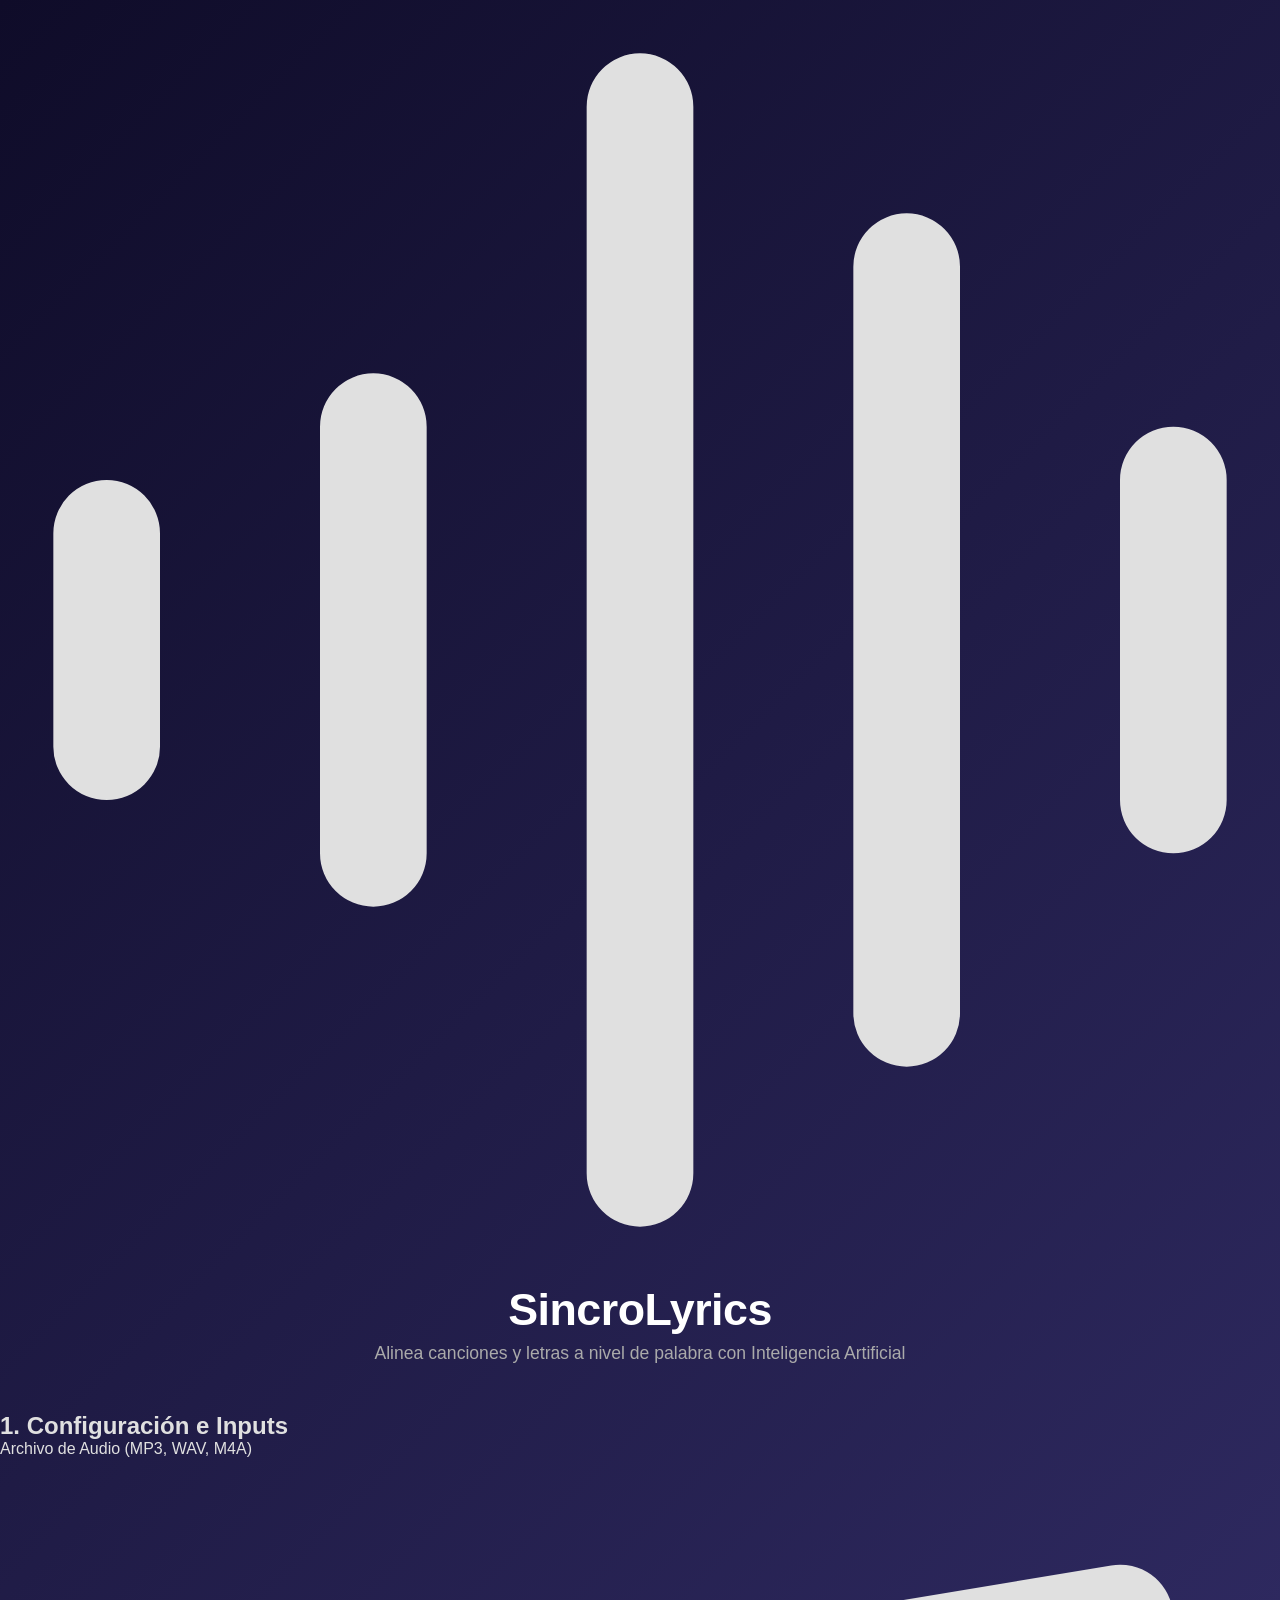
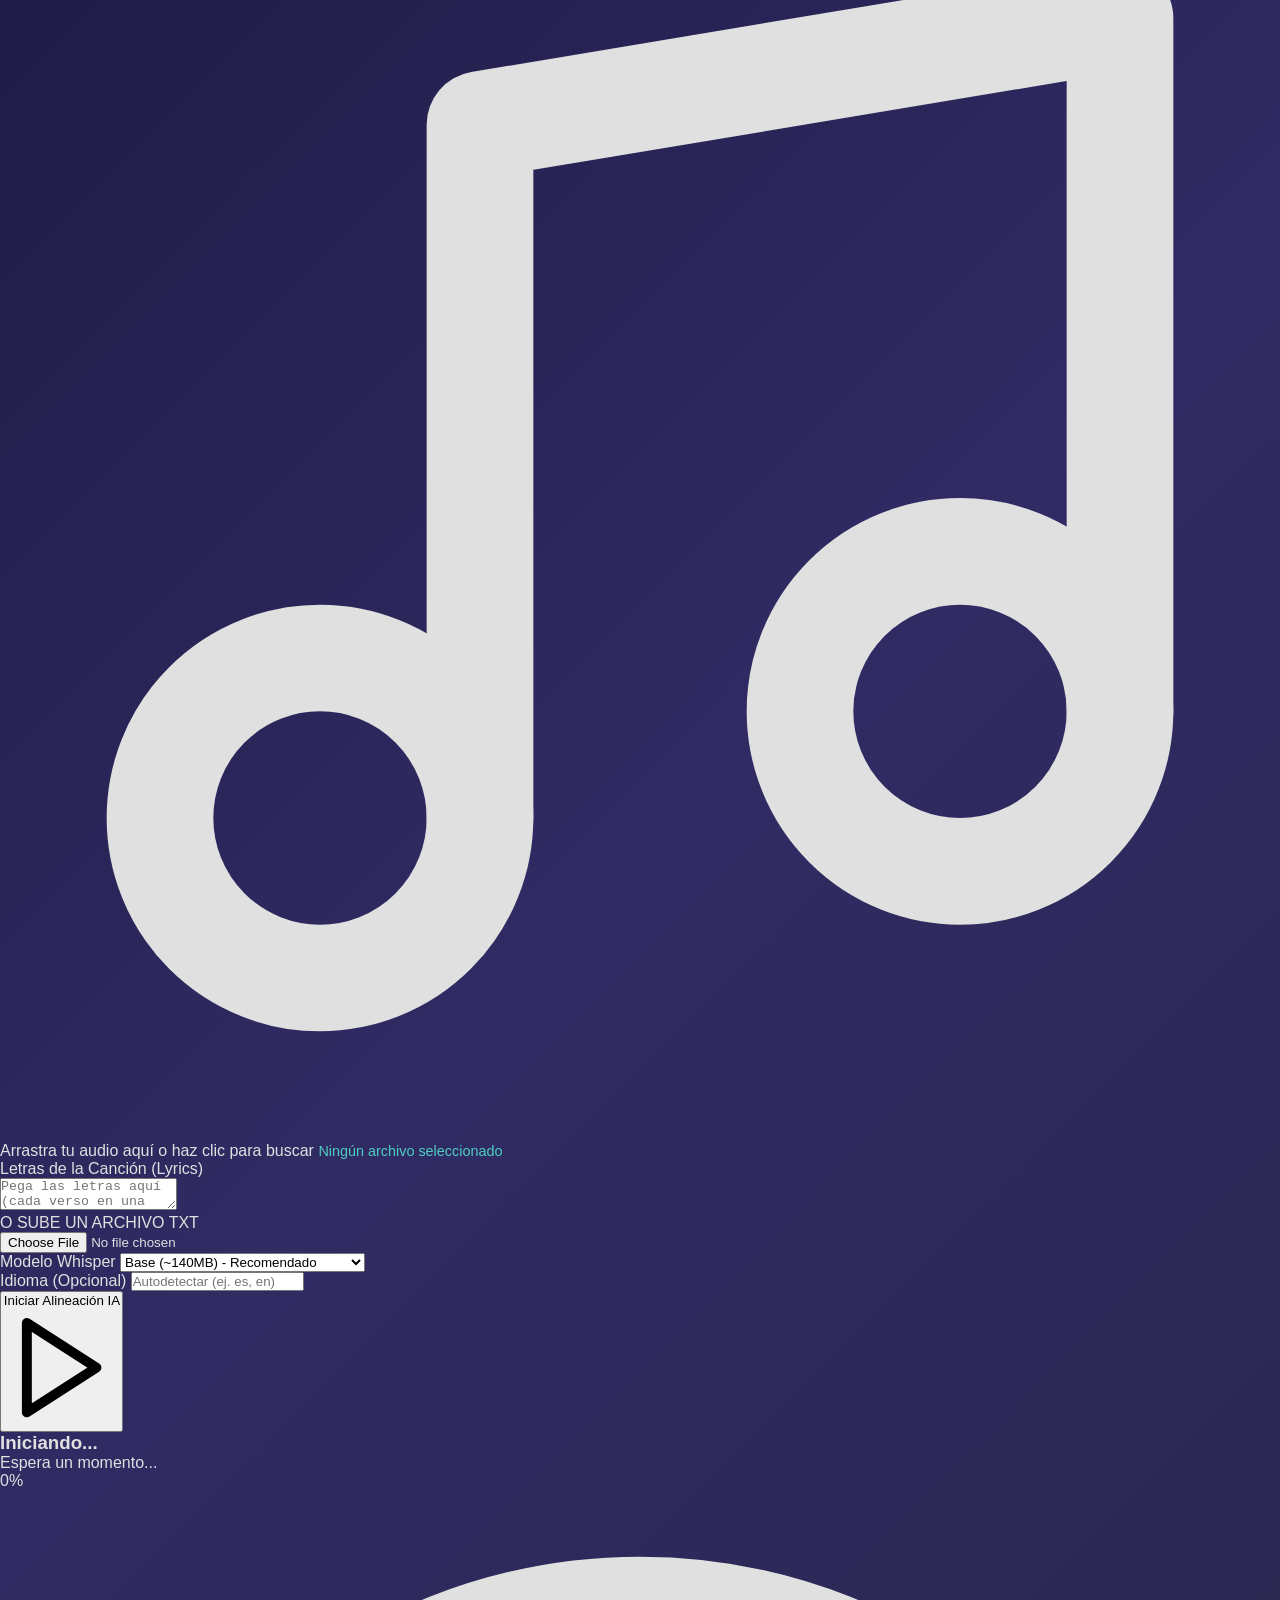
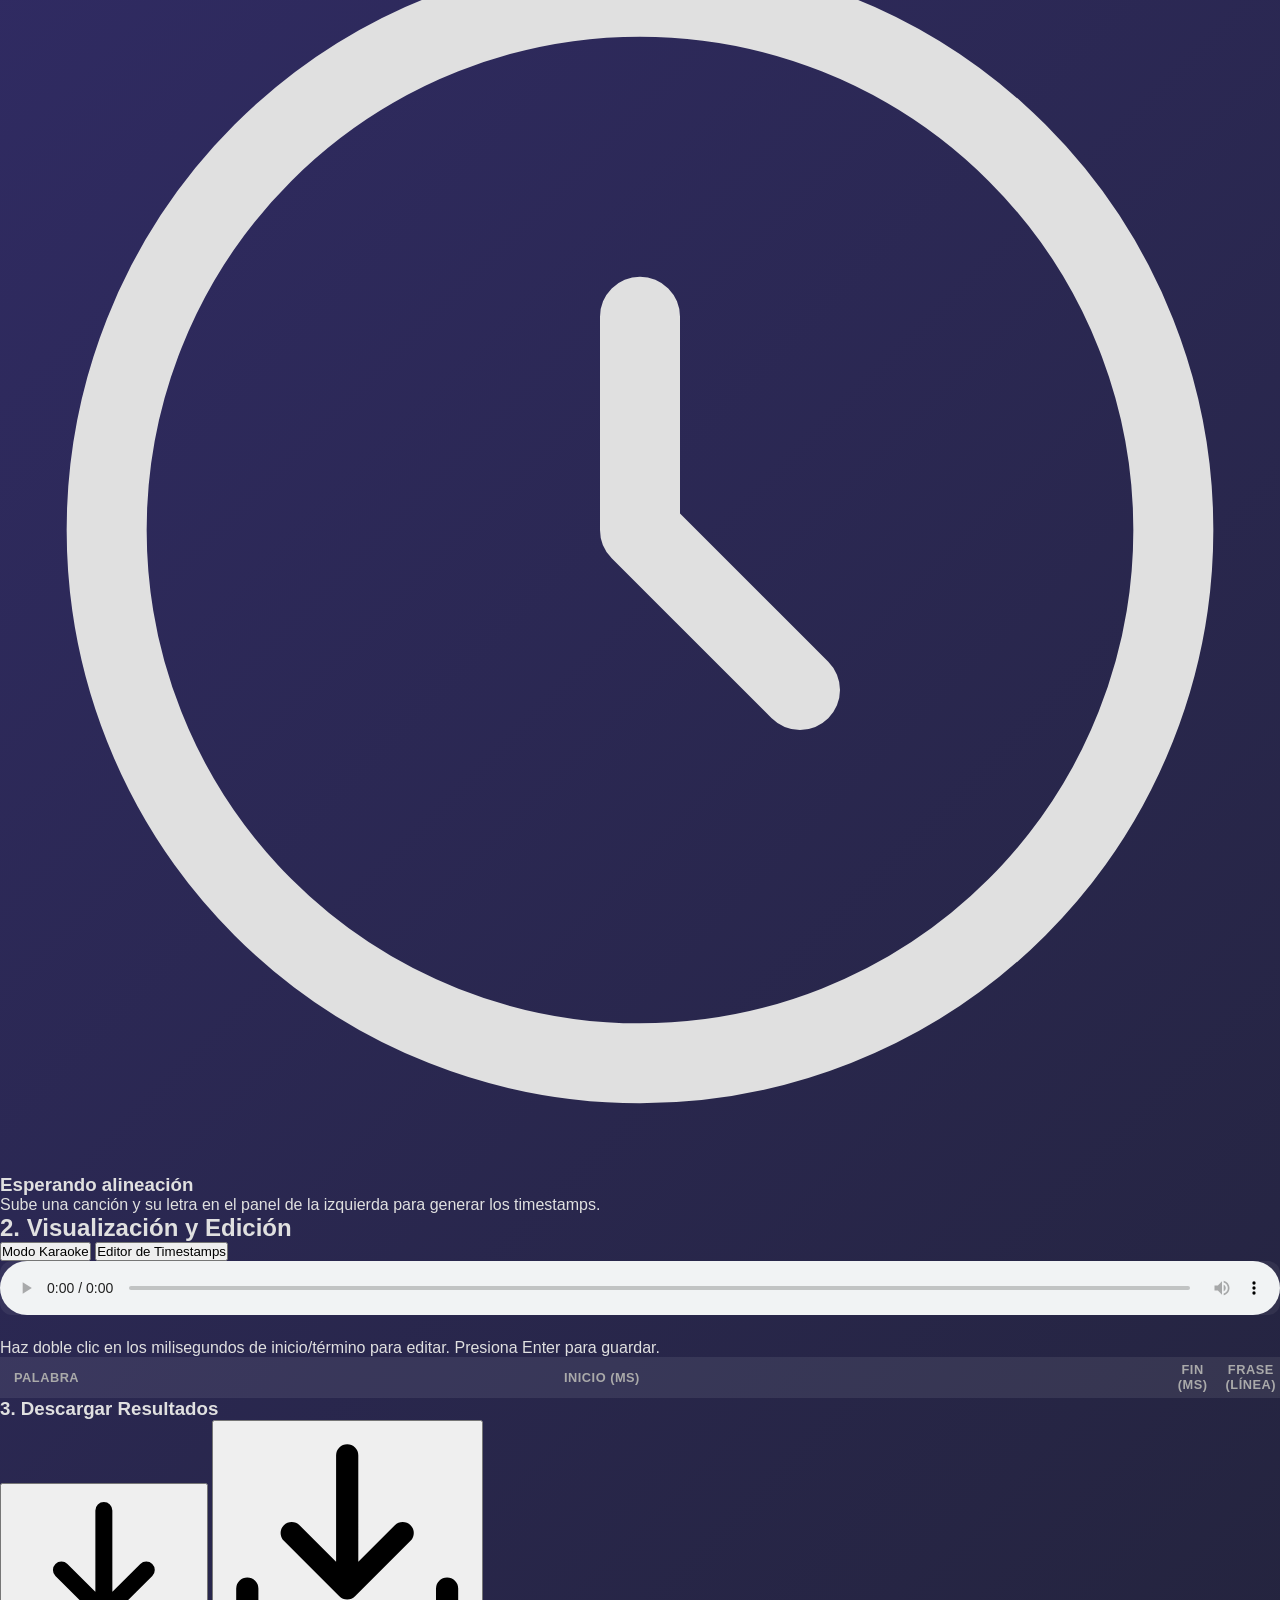
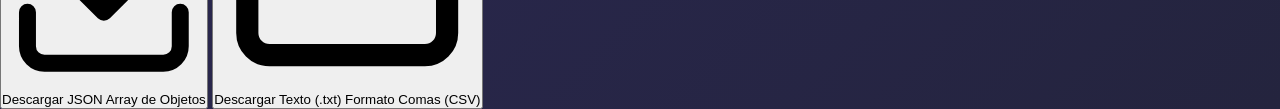
<file: static/index.html>
<!DOCTYPE html>
<html lang="es">
<head>
    <meta charset="UTF-8">
    <meta name="viewport" content="width=device-width, initial-scale=1.0">
    <title>SincroLyrics - Alineador de Audio y Letras</title>
    <!-- Google Fonts -->
    <link rel="preconnect" href="https://fonts.googleapis.com">
    <link rel="preconnect" href="https://fonts.gstatic.com" crossorigin>
    <link href="https://fonts.googleapis.com/css2?family=Inter:wght@300;400;500;600;700&family=Outfit:wght@400;500;600;700;800&display=swap" rel="stylesheet">
    <!-- CSS stylesheet link -->
    <link rel="stylesheet" href="/static/style.css">
    <!-- JS controller script -->
    <script src="/static/script.js" defer></script>
</head>
<body>
    <div class="background-decor">
        <div class="glow-orb orb-1"></div>
        <div class="glow-orb orb-2"></div>
    </div>

    <div class="app-container">
        <header class="app-header">
            <div class="logo-area">
                <svg class="logo-icon" viewBox="0 0 24 24" fill="none" stroke="currentColor" stroke-width="2" stroke-linecap="round" stroke-linejoin="round">
                    <path d="M12 2v20M17 5v14M22 9v6M7 8v8M2 10v4"/>
                </svg>
                <h1>SincroLyrics</h1>
            </div>
            <p class="subtitle">Alinea canciones y letras a nivel de palabra con Inteligencia Artificial</p>
        </header>

        <main class="main-content">
            <!-- Left Panel: Configuration & Uploads -->
            <section class="panel glass configuration-panel">
                <h2 class="panel-title">1. Configuración e Inputs</h2>
                
                <form id="align-form" class="align-form">
                    <!-- Audio Upload Box -->
                    <div class="form-group">
                        <label class="form-label">Archivo de Audio (MP3, WAV, M4A)</label>
                        <div class="upload-box" id="audio-dropzone" style="position: relative;">
                            <svg class="upload-icon" viewBox="0 0 24 24" fill="none" stroke="currentColor" stroke-width="2" stroke-linecap="round" stroke-linejoin="round">
                                <path d="M9 18V5l12-2v13"/>
                                <circle cx="6" cy="18" r="3"/>
                                <circle cx="18" cy="16" r="3"/>
                            </svg>
                            <span class="upload-text">Arrastra tu audio aquí o haz clic para buscar</span>
                            <span class="file-name" id="audio-file-name">Ningún archivo seleccionado</span>
                            <input type="file" id="audio-input" name="audio" accept=".mp3,.wav,.m4a,.flac" style="position: absolute; width: 100%; height: 100%; top: 0; left: 0; opacity: 0; cursor: pointer; z-index: 100;">
                        </div>
                    </div>

                    <!-- Lyrics Text Area -->
                    <div class="form-group">
                        <label class="form-label">Letras de la Canción (Lyrics)</label>
                        <div class="lyrics-input-wrapper">
                            <textarea id="lyrics-textarea" name="lyrics_text" placeholder="Pega las letras aquí (cada verso en una línea)..."></textarea>
                            <div class="or-separator"><span>O SUBE UN ARCHIVO TXT</span></div>
                            <input type="file" id="lyrics-file-input" accept=".txt,.lyrics">
                        </div>
                    </div>

                    <!-- Extra Configuration row -->
                    <div class="form-row">
                        <div class="form-group flex-1">
                            <label class="form-label">Modelo Whisper</label>
                            <select id="model-select" name="model" class="custom-select">
                                <option value="tiny">Tiny (~70MB) - Súper Rápido</option>
                                <option value="base" selected>Base (~140MB) - Recomendado</option>
                                <option value="small">Small (~460MB) - Mayor precisión</option>
                                <option value="medium">Medium (~1.5GB) - Precisión Máxima</option>
                            </select>
                        </div>
                        <div class="form-group flex-1">
                            <label class="form-label">Idioma (Opcional)</label>
                            <input type="text" id="language-input" name="language" class="custom-input" placeholder="Autodetectar (ej. es, en)">
                        </div>
                    </div>

                    <!-- Action Button -->
                    <button type="submit" id="submit-btn" class="action-btn">
                        <span>Iniciar Alineación IA</span>
                        <svg class="btn-icon" viewBox="0 0 24 24" fill="none" stroke="currentColor" stroke-width="2" stroke-linecap="round" stroke-linejoin="round">
                            <polygon points="5 3 19 12 5 21 5 3"/>
                        </svg>
                    </button>
                </form>

                <!-- Processing / Loading Overlay -->
                <div class="loader-overlay" id="loader-overlay">
                    <div class="loader-content">
                        <div class="spinner"></div>
                        <h3 class="loader-status" id="loader-status">Iniciando...</h3>
                        <p class="loader-msg" id="loader-msg">Espera un momento...</p>
                        <div class="progress-bar-container">
                            <div class="progress-bar" id="progress-bar" style="width: 0%"></div>
                        </div>
                        <span class="progress-percent" id="progress-percent">0%</span>
                    </div>
                </div>
            </section>

            <!-- Right Panel: Results, Karaoke & Editor -->
            <section class="panel glass results-panel" id="results-panel">
                <div class="empty-state" id="empty-state">
                    <svg class="empty-icon" viewBox="0 0 24 24" fill="none" stroke="currentColor" stroke-width="1.5" stroke-linecap="round" stroke-linejoin="round">
                        <path d="M12 8v4l3 3"/>
                        <circle cx="12" cy="12" r="10"/>
                    </svg>
                    <h3>Esperando alineación</h3>
                    <p>Sube una canción y su letra en el panel de la izquierda para generar los timestamps.</p>
                </div>

                <div class="results-content hidden" id="results-content">
                    <div class="results-header">
                        <h2 class="panel-title">2. Visualización y Edición</h2>
                        <div class="tab-controls">
                            <button class="tab-btn active" data-tab="karaoke">Modo Karaoke</button>
                            <button class="tab-btn" data-tab="table">Editor de Timestamps</button>
                        </div>
                    </div>

                    <!-- Tab 1: Karaoke Preview -->
                    <div class="tab-pane active" id="tab-karaoke">
                        <div class="player-wrapper">
                            <audio id="audio-player" controls class="custom-audio"></audio>
                        </div>
                        <div class="karaoke-container" id="karaoke-container">
                            <!-- Aligned lyrics will render here -->
                            <div class="karaoke-scroll" id="karaoke-scroll"></div>
                        </div>
                    </div>

                    <!-- Tab 2: Timestamp Editor Table -->
                    <div class="tab-pane" id="tab-table">
                        <p class="editor-instructions">Haz doble clic en los milisegundos de inicio/término para editar. Presiona Enter para guardar.</p>
                        <div class="table-container">
                            <table class="editor-table" id="editor-table">
                                <thead>
                                    <tr>
                                        <th>Palabra</th>
                                        <th>Inicio (ms)</th>
                                        <th>Fin (ms)</th>
                                        <th>Frase (Línea)</th>
                                    </tr>
                                </thead>
                                <tbody id="editor-table-body">
                                    <!-- Table rows will render here -->
                                </tbody>
                            </table>
                        </div>
                    </div>

                    <!-- Download Options -->
                    <div class="download-section">
                        <h3 class="section-subtitle">3. Descargar Resultados</h3>
                        <div class="download-grid">
                            <button id="download-json-btn" class="download-btn">
                                <svg class="download-icon" viewBox="0 0 24 24" fill="none" stroke="currentColor" stroke-width="2" stroke-linecap="round" stroke-linejoin="round">
                                    <path d="M21 15v4a2 2 0 0 1-2 2H5a2 2 0 0 1-2-2v-4M7 10l5 5 5-5M12 15V3"/>
                                </svg>
                                <div class="download-btn-text">
                                    <span class="btn-title">Descargar JSON</span>
                                    <span class="btn-sub">Array de Objetos</span>
                                </div>
                            </button>

                            <button id="download-txt-btn" class="download-btn text-btn">
                                <svg class="download-icon" viewBox="0 0 24 24" fill="none" stroke="currentColor" stroke-width="2" stroke-linecap="round" stroke-linejoin="round">
                                    <path d="M21 15v4a2 2 0 0 1-2 2H5a2 2 0 0 1-2-2v-4M7 10l5 5 5-5M12 15V3"/>
                                </svg>
                                <div class="download-btn-text">
                                    <span class="btn-title">Descargar Texto (.txt)</span>
                                    <span class="btn-sub">Formato Comas (CSV)</span>
                                </div>
                            </button>
                        </div>
                    </div>
                </div>
            </section>
        </main>
    </div>
</body>
</html>
</file>
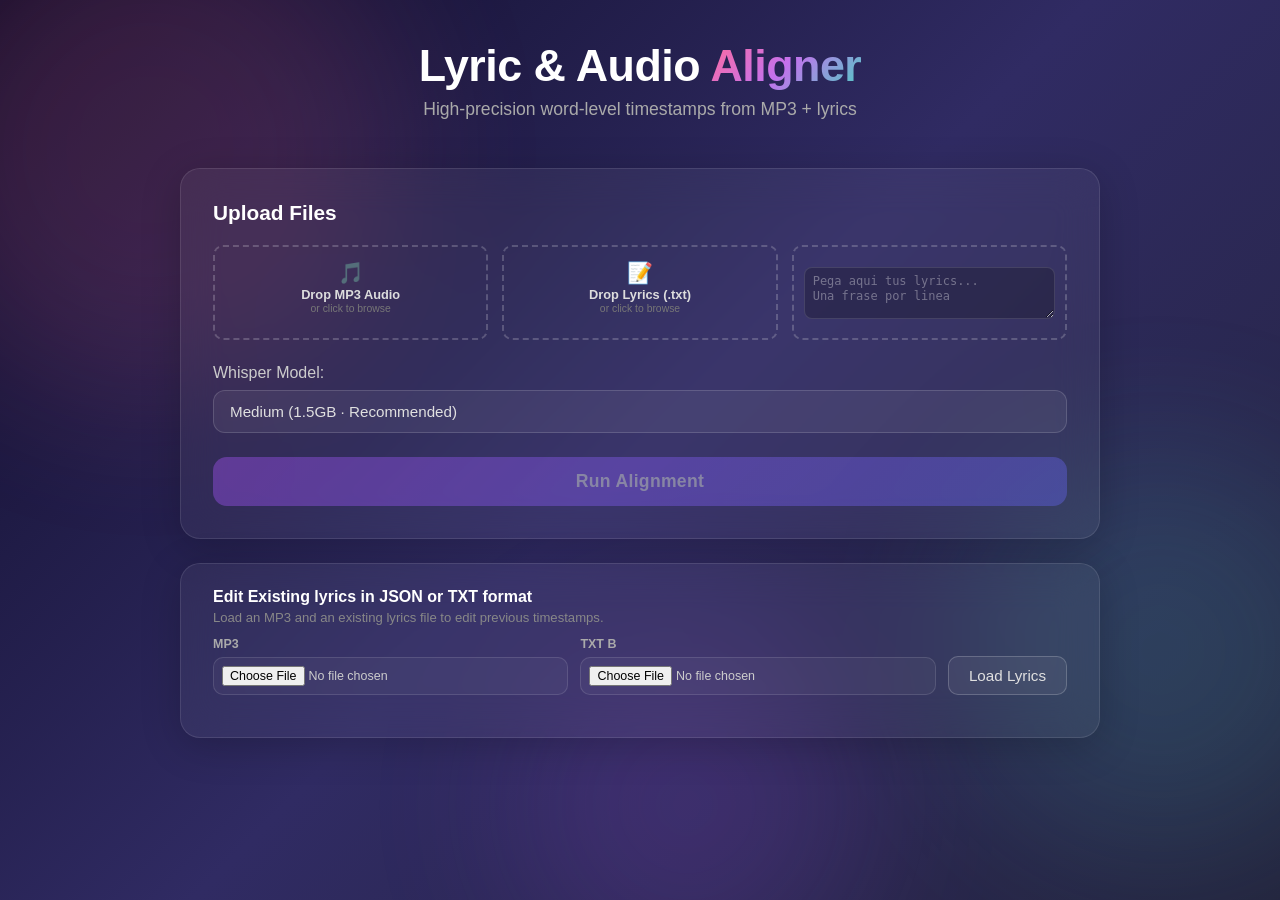
<file: templates/index.html>
<!DOCTYPE html>
<html lang="en">
<head>
  <meta charset="UTF-8">
  <meta name="viewport" content="width=device-width, initial-scale=1.0">
  <title>Lyric &amp; Audio Forced-Alignment Tool</title>
  <link rel="stylesheet" href="/static/style.css">
</head>
<body>
  <div class="bg-shapes">
    <div class="shape shape-1"></div>
    <div class="shape shape-2"></div>
    <div class="shape shape-3"></div>
  </div>

  <div class="container">
    <header>
      <h1>Lyric &amp; Audio <span class="gradient-text">Aligner</span></h1>
      <p class="subtitle">High-precision word-level timestamps from MP3 + lyrics</p>
    </header>

    <main>
      <section class="card" id="upload-section">
        <h2>Upload Files</h2>
        <div class="upload-grid">
          <div class="drop-zone" id="drop-audio">
            <div class="drop-icon">&#127925;</div>
            <p class="drop-label">Drop MP3 Audio</p>
            <p class="drop-hint">or click to browse</p>
            <input type="file" id="audio-input" accept=".mp3,audio/mpeg" hidden>
            <p class="file-name" id="audio-name"></p>
          </div>
          <div class="drop-zone" id="drop-lyrics">
            <div class="drop-icon">&#128221;</div>
            <p class="drop-label">Drop Lyrics (.txt)</p>
            <p class="drop-hint">or click to browse</p>
            <input type="file" id="lyrics-input" accept=".txt,text/plain" hidden>
            <p class="file-name" id="lyrics-name"></p>
          </div>
          <div class="write-lyrics-zone" id="write-lyrics-zone">
            <textarea id="lyrics-text" placeholder="Pega aqui tus lyrics...&#10;Una frase por linea"></textarea>
          </div>
        </div>

        <div class="model-selector">
          <label for="model-select">Whisper Model:</label>
          <select id="model-select">
            <option value="tiny">Tiny (74MB · Fastest)</option>
            <option value="base">Base (142MB · Fast)</option>
            <option value="small">Small (466MB · Accurate)</option>
            <option value="medium" selected>Medium (1.5GB · Recommended)</option>
            <option value="large">Large (2.9GB · Best)</option>
          </select>
        </div>

        <button id="run-btn" class="btn-primary" disabled>Run Alignment</button>
      </section>

      <section class="card" id="progress-section" style="display:none;">
        <h2>Progress</h2>
        <div class="progress-bar-wrapper">
          <div class="progress-bar" id="progress-bar"></div>
        </div>
        <p class="progress-message" id="progress-message"></p>
        <p class="progress-status" id="progress-status"></p>
      </section>

      <section class="card" id="karaoke-section" style="display:none;">
        <h2>Karaoke Preview</h2>
        <audio id="audio-player" controls></audio>
        <div class="karaoke-display" id="karaoke-display"></div>
        <div class="current-time" id="current-time">0 ms</div>
        <div class="clipboard-message" id="clipboard-message">clopied to clipboard</div>
      </section>

      <section class="card" id="editor-section" style="display:none;">
        <h2>Timestamp Editor <span class="editor-hint">Hint: Spacebar to play/pause, ← / → arrows to move 500ms</span></h2>
        <div class="table-wrapper" id="editor-table-wrapper">
          <table id="editor-table">
            <thead>
              <tr>
                <th>#</th>
                <th>Word</th>
                <th>Start (ms)</th>
                <th>End (ms)</th>
                <th>Grp</th>
                <th></th>
                <th></th>
              </tr>
            </thead>
            <tbody id="editor-tbody"></tbody>
          </table>
        </div>
        <div class="download-buttons">
          <button id="download-json" class="btn-secondary">Download JSON</button>
          <button id="download-txt-b" class="btn-secondary">Download TXT</button>
        </div>

      </section>

      <section class="card load-existing">
        <h3>Edit Existing lyrics in JSON or TXT format</h3>
        <p>Load an MP3 and an existing lyrics file to edit previous timestamps.</p>
        <div class="load-existing-grid">
          <label>
            <span>MP3</span>
            <input type="file" id="existing-audio-input" accept=".mp3,audio/mpeg">
          </label>
          <label>
            <span>TXT B</span>
            <input type="file" id="existing-txt-b-input" accept=".txt,text/plain">
          </label>
          <button id="load-existing-btn" class="btn-secondary" disabled>Load Lyrics</button>
        </div>
        <p class="load-existing-status" id="load-existing-status"></p>
      </section>
    </main>
  </div>

  <script src="/static/script.js"></script>
</body>
</html>
</file>
<file: static/style.css>
* {
  margin: 0;
  padding: 0;
  box-sizing: border-box;
}

body {
  font-family: -apple-system, BlinkMacSystemFont, 'Segoe UI', Roboto, 'Helvetica Neue', Arial, sans-serif;
  background: linear-gradient(135deg, #0f0c29, #302b63, #24243e);
  color: #e0e0e0;
  min-height: 100vh;
  overflow-x: hidden;
  position: relative;
}

.bg-shapes {
  position: fixed;
  inset: 0;
  pointer-events: none;
  z-index: 0;
  overflow: hidden;
}

.shape {
  position: absolute;
  border-radius: 50%;
  filter: blur(80px);
  opacity: 0.15;
}

.shape-1 {
  width: 500px;
  height: 500px;
  background: #ff6b9d;
  top: -100px;
  left: -100px;
  animation: float1 20s ease-in-out infinite;
}

.shape-2 {
  width: 400px;
  height: 400px;
  background: #4ecdc4;
  top: 50%;
  right: -80px;
  animation: float2 25s ease-in-out infinite;
}

.shape-3 {
  width: 350px;
  height: 350px;
  background: #a855f7;
  bottom: -80px;
  left: 40%;
  animation: float3 22s ease-in-out infinite;
}

@keyframes float1 {
  0%, 100% { transform: translate(0, 0) scale(1); }
  33% { transform: translate(100px, 80px) scale(1.1); }
  66% { transform: translate(50px, -30px) scale(0.9); }
}

@keyframes float2 {
  0%, 100% { transform: translate(0, 0) scale(1); }
  33% { transform: translate(-80px, -60px) scale(0.9); }
  66% { transform: translate(-40px, 40px) scale(1.1); }
}

@keyframes float3 {
  0%, 100% { transform: translate(0, 0) scale(1); }
  33% { transform: translate(-60px, 90px) scale(1.05); }
  66% { transform: translate(80px, -40px) scale(0.95); }
}

.container {
  max-width: 960px;
  margin: 0 auto;
  padding: 40px 20px 80px;
  position: relative;
  z-index: 1;
}

header {
  text-align: center;
  margin-bottom: 48px;
}

header h1 {
  font-size: 2.8rem;
  font-weight: 800;
  letter-spacing: -0.5px;
  color: #fff;
}

.gradient-text {
  background: linear-gradient(135deg, #ff6b9d, #c471ed, #4ecdc4);
  -webkit-background-clip: text;
  -webkit-text-fill-color: transparent;
  background-clip: text;
}

.subtitle {
  margin-top: 8px;
  font-size: 1.1rem;
  color: #aaa;
  font-weight: 300;
}

.card {
  background: rgba(255, 255, 255, 0.05);
  backdrop-filter: blur(20px);
  -webkit-backdrop-filter: blur(20px);
  border: 1px solid rgba(255, 255, 255, 0.1);
  border-radius: 20px;
  padding: 32px;
  margin-bottom: 24px;
  box-shadow: 0 8px 40px rgba(0, 0, 0, 0.2);
  transition: transform 0.2s, box-shadow 0.2s;
}

.card:hover {
  box-shadow: 0 12px 50px rgba(0, 0, 0, 0.3);
}

.card h2 {
  font-size: 1.3rem;
  font-weight: 600;
  margin-bottom: 20px;
  color: #fff;
}

.editor-hint {
  margin-left: 10px;
  font-size: 0.72rem;
  font-weight: 400;
  color: rgba(255, 255, 255, 0.52);
  white-space: nowrap;
}

.upload-grid {
  display: grid;
  grid-template-columns: 1fr 1fr 1fr;
  gap: 14px;
  margin-bottom: 24px;
}

.drop-zone,
.write-lyrics-zone {
  border: 2px dashed rgba(255, 255, 255, 0.2);
  border-radius: 10px;
  padding: 14px 10px;
  text-align: center;
  transition: all 0.25s;
  position: relative;
}

.drop-zone {
  cursor: pointer;
  display: flex;
  flex-direction: column;
  justify-content: center;
}

.drop-zone:hover,
.drop-zone.drag-over,
.write-lyrics-zone:focus-within {
  border-color: #a855f7;
  background: rgba(168, 85, 247, 0.08);
}

.drop-zone.has-file,
.write-lyrics-zone.has-text {
  border-color: #4ecdc4;
  border-style: solid;
  background: rgba(78, 205, 196, 0.06);
}

.write-lyrics-zone {
  display: flex;
  flex-direction: column;
  justify-content: center;
}

.write-lyrics-zone textarea {
  width: 100%;
  min-height: 52px;
  margin-top: 0;
  padding: 6px 8px;
  resize: vertical;
  border-radius: 8px;
  border: 1px solid rgba(255, 255, 255, 0.12);
  background: rgba(0, 0, 0, 0.22);
  color: #fff;
  font-size: 0.75rem;
  line-height: 1.25;
  outline: none;
}

.write-lyrics-zone textarea::placeholder {
  color: rgba(255, 255, 255, 0.35);
}

.drop-icon {
  font-size: 1.3rem;
  margin-bottom: 2px;
}

.drop-label {
  font-weight: 600;
  color: #ddd;
  font-size: 0.8rem;
}

.drop-hint {
  font-size: 0.65rem;
  color: #777;
  margin-top: 1px;
}

.file-name {
  margin-top: 10px;
  font-size: 0.9rem;
  color: #4ecdc4;
  font-weight: 500;
  word-break: break-all;
}

.model-selector {
  margin-bottom: 24px;
}

.model-selector label {
  display: block;
  font-weight: 500;
  margin-bottom: 8px;
  color: #ccc;
}

.model-selector select {
  width: 100%;
  padding: 12px 16px;
  border-radius: 12px;
  border: 1px solid rgba(255, 255, 255, 0.15);
  background: rgba(255, 255, 255, 0.06);
  color: #e0e0e0;
  font-size: 0.95rem;
  appearance: none;
  cursor: pointer;
  outline: none;
  transition: border-color 0.2s;
}

.model-selector select:focus {
  border-color: #a855f7;
}

.model-selector select option {
  background: #24243e;
  color: #e0e0e0;
}

.btn-primary {
  width: 100%;
  padding: 14px 24px;
  border: none;
  border-radius: 14px;
  background: linear-gradient(135deg, #a855f7, #6366f1);
  color: #fff;
  font-size: 1.1rem;
  font-weight: 600;
  cursor: pointer;
  transition: all 0.25s;
  letter-spacing: 0.3px;
}

.btn-primary:hover:not(:disabled) {
  transform: translateY(-2px);
  box-shadow: 0 8px 30px rgba(168, 85, 247, 0.35);
}

.btn-primary:disabled {
  opacity: 0.4;
  cursor: not-allowed;
}

.btn-secondary {
  padding: 10px 20px;
  border: 1px solid rgba(255, 255, 255, 0.2);
  border-radius: 10px;
  background: rgba(255, 255, 255, 0.06);
  color: #e0e0e0;
  font-size: 0.95rem;
  font-weight: 500;
  cursor: pointer;
  transition: all 0.2s;
}

.btn-secondary:hover {
  background: rgba(255, 255, 255, 0.12);
  border-color: #a855f7;
}

.progress-bar-wrapper {
  height: 8px;
  background: rgba(255, 255, 255, 0.08);
  border-radius: 10px;
  overflow: hidden;
  margin-bottom: 12px;
}

.progress-bar {
  height: 100%;
  border-radius: 10px;
  background: linear-gradient(135deg, #4ecdc4, #a855f7);
  width: 0%;
  transition: width 0.4s ease;
  position: relative;
}

.progress-bar::after {
  content: '';
  position: absolute;
  inset: 0;
  background: linear-gradient(90deg, transparent, rgba(255,255,255,0.3), transparent);
  animation: shimmer 1.5s infinite;
}

@keyframes shimmer {
  0% { transform: translateX(-100%); }
  100% { transform: translateX(200%); }
}

.progress-message {
  color: #aaa;
  font-size: 0.95rem;
}

.progress-status {
  color: #4ecdc4;
  font-size: 0.85rem;
  margin-top: 4px;
  font-weight: 500;
}

#audio-player {
  width: 100%;
  margin-bottom: 20px;
  border-radius: 12px;
  background: rgba(255, 255, 255, 0.06);
}

.current-time {
  text-align: center;
  font-size: 0.85rem;
  color: #fff;
  font-variant-numeric: tabular-nums;
  margin-top: 12px;
  font-family: 'SF Mono', 'Menlo', 'Monaco', monospace;
  cursor: pointer;
  user-select: none;
  transition: color 0.2s, text-shadow 0.2s;
}

.current-time:hover,
.current-time.copied {
  color: #4ecdc4;
  text-shadow: 0 0 10px rgba(78, 205, 196, 0.35);
}

.clipboard-message {
  text-align: center;
  margin-top: 4px;
  font-size: 0.72rem;
  color: #4ecdc4;
  opacity: 0;
  transform: translateY(-3px);
  pointer-events: none;
  transition: opacity 0.4s ease, transform 0.4s ease;
}

.clipboard-message.show {
  opacity: 1;
  transform: translateY(0);
}

.clipboard-message.fade-out {
  opacity: 0;
  transform: translateY(-3px);
}

.karaoke-display {
  background: rgba(0, 0, 0, 0.3);
  border-radius: 10px;
  padding: 12px 24px;
  min-height: 72px;
  line-height: 1.8;
  font-size: 1.2rem;
  text-align: center;
  color: #555;
}

.karaoke-phrase {
  display: block;
  margin: 6px 0;
  transition: all 0.3s;
}

.karaoke-phrase.active {
  color: #fff;
}

.karaoke-word {
  display: inline;
  transition: color 0.15s, text-shadow 0.15s;
  margin-right: 6px;
}

.karaoke-word.active-word {
  color: #4ecdc4;
  text-shadow: 0 0 12px rgba(78, 205, 196, 0.5);
}

.karaoke-word.sung-word {
  color: #a855f7;
  text-shadow: 0 0 8px rgba(168, 85, 247, 0.4);
}

.table-wrapper {
  height: 500px;
  min-height: 180px;
  max-height: 80vh;
  overflow: auto;
  resize: vertical;
  border-radius: 12px;
  margin-bottom: 20px;
  border: 1px solid rgba(255, 255, 255, 0.06);
}

.table-wrapper::-webkit-scrollbar {
  width: 6px;
}

.table-wrapper::-webkit-scrollbar-track {
  background: rgba(255, 255, 255, 0.03);
  border-radius: 10px;
}

.table-wrapper::-webkit-scrollbar-thumb {
  background: rgba(255, 255, 255, 0.12);
  border-radius: 10px;
}

#editor-table {
  width: 100%;
  border-collapse: collapse;
}

#editor-table thead {
  position: sticky;
  top: 0;
  z-index: 2;
}

#editor-table th {
  background: rgba(255, 255, 255, 0.08);
  padding: 6px 14px;
  text-align: left;
  font-size: 0.8rem;
  font-weight: 600;
  color: #aaa;
  text-transform: uppercase;
  letter-spacing: 0.5px;
  border-bottom: 1px solid rgba(255, 255, 255, 0.08);
}

#editor-table td {
  padding: 5px 14px;
  border-bottom: 1px solid rgba(255, 255, 255, 0.04);
  font-size: 0.85rem;
  color: #ccc;
}

.word-row {
  cursor: pointer;
}

.word-row:hover td {
  background: rgba(78, 205, 196, 0.06);
}

.word-row.editor-active td,
#editor-table .word-row.editor-active:hover td {
  background: rgba(236, 72, 153, 0.22);
  color: #fff;
  box-shadow: inset 0 1px 0 rgba(236, 72, 153, 0.22), inset 0 -1px 0 rgba(236, 72, 153, 0.22);
}

.word-row.editor-active td:first-child {
  border-left: 3px solid #ec4899;
}

.insert-row td {
  padding: 1px 14px !important;
  border-bottom: none !important;
}

.insert-btn {
  background: none;
  border: 1px dashed rgba(255, 255, 255, 0.12);
  border-radius: 6px;
  color: #666;
  font-size: 0.75rem;
  padding: 2px 10px;
  cursor: pointer;
  transition: all 0.2s;
  opacity: 0;
}

.insert-row:hover .insert-btn,
.insert-btn:hover {
  opacity: 1;
  color: #a855f7;
  border-color: #a855f7;
}

#editor-table tr:hover td {
  background: rgba(255, 255, 255, 0.03);
}

#editor-table td.editable {
  color: #4ecdc4;
  cursor: pointer;
  border-bottom: 1px dashed rgba(78, 205, 196, 0.3);
}

#editor-table td.editable:hover {
  background: rgba(78, 205, 196, 0.06);
}

#editor-table td input {
  width: 80px;
  padding: 4px 8px;
  border-radius: 6px;
  border: 1px solid #4ecdc4;
  background: rgba(0, 0, 0, 0.4);
  color: #fff;
  font-size: 0.9rem;
  outline: none;
}

.download-buttons {
  display: flex;
  gap: 12px;
  justify-content: flex-end;
}

.load-existing {
  margin-top: 20px;
  padding-top: 18px;
  border-top: 1px solid rgba(255, 255, 255, 0.08);
}

.card.load-existing {
  margin-top: 0;
  padding-top: 24px;
  border-top: 1px solid rgba(255, 255, 255, 0.1);
}

.load-existing h3 {
  color: #fff;
  font-size: 1rem;
  margin-bottom: 4px;
}

.load-existing p {
  color: #888;
  font-size: 0.82rem;
  margin-bottom: 12px;
}

.load-existing-grid {
  display: grid;
  grid-template-columns: 1fr 1fr auto;
  gap: 12px;
  align-items: end;
}

.load-existing-grid label {
  display: flex;
  flex-direction: column;
  gap: 6px;
  color: #aaa;
  font-size: 0.78rem;
  font-weight: 600;
}

.load-existing-grid input[type="file"] {
  width: 100%;
  color: #ccc;
  font-size: 0.78rem;
  padding: 8px;
  border-radius: 10px;
  border: 1px solid rgba(255, 255, 255, 0.12);
  background: rgba(255, 255, 255, 0.04);
}

.load-existing-status {
  margin-top: 10px !important;
  margin-bottom: 0 !important;
  color: #4ecdc4 !important;
}

.shift-grp-btn {
  background: #ec4899;
  border: none;
  color: #fff;
  font-size: 0.65rem;
  cursor: pointer;
  padding: 3px 8px;
  border-radius: 999px;
  font-weight: 600;
  transition: all 0.2s;
  white-space: nowrap;
}

.shift-grp-btn:hover {
  background: #f472b6;
  transform: scale(1.05);
}

.delete-word-btn {
  background: none;
  border: none;
  color: rgba(255, 255, 255, 0.5);
  font-size: 1.1rem;
  cursor: pointer;
  padding: 4px 6px;
  border-radius: 6px;
  transition: all 0.2s;
  line-height: 1;
  display: flex;
  align-items: center;
  justify-content: center;
}

.delete-word-btn:hover {
  color: #ff6b9d;
  background: rgba(255, 107, 157, 0.15);
}

#editor-table th:last-child,
#editor-table td:last-child {
  width: 34px;
  padding: 5px 4px;
  text-align: center;
  position: relative;
}

.delete-confirm {
  position: absolute;
  right: 34px;
  top: 50%;
  transform: translateY(-50%);
  z-index: 10;
  display: flex;
  align-items: center;
  gap: 6px;
  white-space: nowrap;
  padding: 6px 8px;
  border-radius: 999px;
  background: rgba(18, 18, 34, 0.96);
  border: 1px solid rgba(255, 107, 157, 0.35);
  box-shadow: 0 8px 24px rgba(0, 0, 0, 0.35);
  color: #fff;
  font-size: 0.75rem;
}

.delete-confirm button {
  border: none;
  border-radius: 999px;
  padding: 3px 8px;
  color: #fff;
  font-size: 0.7rem;
  font-weight: 700;
  cursor: pointer;
}

.delete-confirm-yes {
  background: #ec4899;
}

.delete-confirm-no {
  background: rgba(255, 255, 255, 0.14);
}

.delete-confirm button:hover {
  filter: brightness(1.15);
}

#editor-table th:nth-last-child(2),
#editor-table td:nth-last-child(2) {
  width: 58px;
  padding: 5px 4px;
  text-align: center;
}

@media (max-width: 640px) {
  .upload-grid {
    grid-template-columns: 1fr;
  }

  .container {
    padding: 20px 14px 60px;
  }

  header h1 {
    font-size: 2rem;
  }

  .card {
    padding: 20px;
  }

  .download-buttons {
    flex-direction: column;
  }

  .load-existing-grid {
    grid-template-columns: 1fr;
  }
}
</file>
